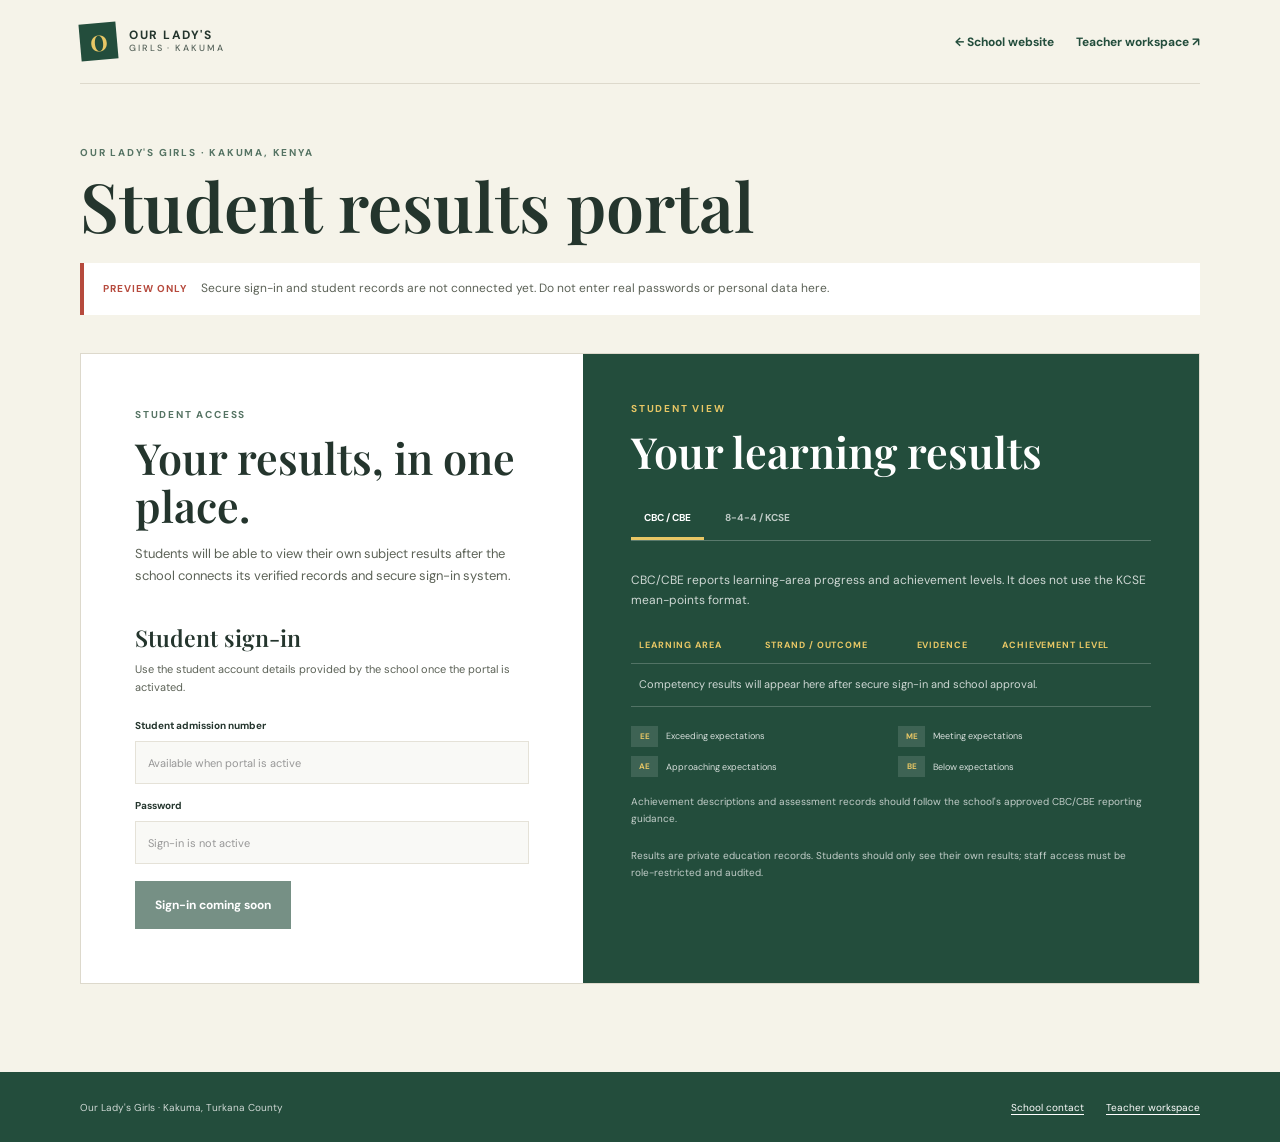
<file: portal.html>
<!doctype html>
<html lang="en">
<head>
  <meta charset="utf-8">
  <meta name="viewport" content="width=device-width, initial-scale=1">
  <meta name="theme-color" content="#f5f3e9">
  <meta name="description" content="Private student results portal preview for Our Lady's Girls in Kakuma.">
  <title>Student Portal | Our Lady's Girls</title>
  <link rel="preconnect" href="https://fonts.googleapis.com">
  <link rel="preconnect" href="https://fonts.gstatic.com" crossorigin>
  <link href="https://fonts.googleapis.com/css2?family=DM+Sans:wght@400;500;600;700&family=Playfair+Display:wght@600;700&display=swap" rel="stylesheet">
  <link rel="stylesheet" href="styles.css">
  <script src="portal.js" defer></script>
</head>
<body class="portal-page">
  <a class="skip-link" href="#main">Skip to content</a>
  <header class="portal-header">
    <a class="brand portal-brand" href="index.html" aria-label="Our Lady's Girls home">
      <span class="brand-mark" aria-hidden="true">O</span>
      <span class="brand-name">Our Lady's <small>Girls · Kakuma</small></span>
    </a>
    <nav class="portal-links" aria-label="School navigation">
      <a class="portal-back" href="index.html">← School website</a>
      <a class="portal-back" href="teacher-workspace/index.html">Teacher workspace ↗</a>
    </nav>
  </header>

  <main class="portal-main" id="main">
    <div class="portal-kicker">Our Lady's Girls · Kakuma, Kenya</div>
    <h1>Student results portal</h1>
    <div class="portal-notice" role="status">
      <strong>Preview only</strong>
      <span>Secure sign-in and student records are not connected yet. Do not enter real passwords or personal data here.</span>
    </div>

    <section class="portal-access" aria-labelledby="access-title">
      <div class="portal-access-copy">
        <p class="section-kicker">Student access</p>
        <h2 id="access-title">Your results, in one place.</h2>
        <p>Students will be able to view their own subject results after the school connects its verified records and secure sign-in system.</p>
        <div class="portal-login-panel">
          <h3>Student sign-in</h3>
          <p>Use the student account details provided by the school once the portal is activated.</p>
          <form class="portal-form" data-role="student">
            <label for="student-id">Student admission number</label>
            <input id="student-id" type="text" autocomplete="off" placeholder="Available when portal is active" disabled>
            <label for="student-password">Password</label>
            <input id="student-password" type="password" autocomplete="off" placeholder="Sign-in is not active" disabled>
            <button class="button button-dark" type="submit" disabled>Sign-in coming soon</button>
          </form>
        </div>
      </div>

      <aside class="results-preview" aria-labelledby="results-preview-title">
        <p class="section-kicker">Student view</p>
        <h2 id="results-preview-title">Your learning results</h2>
        <div class="results-format-tabs" role="tablist" aria-label="Choose curriculum results format">
          <button class="results-format-tab" id="cbc-results-tab" type="button" role="tab" aria-selected="true" aria-controls="cbc-results-panel">CBC / CBE</button>
          <button class="results-format-tab" id="844-results-tab" type="button" role="tab" aria-selected="false" aria-controls="844-results-panel">8-4-4 / KCSE</button>
        </div>
        <section class="results-format-panel" id="cbc-results-panel" role="tabpanel" aria-labelledby="cbc-results-tab">
          <p class="results-preview-copy">CBC/CBE reports learning-area progress and achievement levels. It does not use the KCSE mean-points format.</p>
          <div class="results-table-wrap">
            <table class="portal-results-table cbc-results-table">
              <caption class="visually-hidden">CBC/CBE results display: learning area, strand, assessment evidence, achievement level, and feedback.</caption>
              <thead><tr><th scope="col">Learning area</th><th scope="col">Strand / outcome</th><th scope="col">Evidence</th><th scope="col">Achievement level</th></tr></thead>
              <tbody><tr><td colspan="4">Competency results will appear here after secure sign-in and school approval.</td></tr></tbody>
            </table>
          </div>
          <ul class="achievement-key" aria-label="Achievement level key">
            <li><span>EE</span> Exceeding expectations</li>
            <li><span>ME</span> Meeting expectations</li>
            <li><span>AE</span> Approaching expectations</li>
            <li><span>BE</span> Below expectations</li>
          </ul>
          <p class="privacy-note">Achievement descriptions and assessment records should follow the school's approved CBC/CBE reporting guidance.</p>
        </section>
        <section class="results-format-panel" id="844-results-panel" role="tabpanel" aria-labelledby="844-results-tab" hidden>
          <p class="results-preview-copy">8-4-4 / KCSE reports subject marks, letter grades, and grade points.</p>
          <div class="results-table-wrap">
            <table class="portal-results-table">
              <caption class="visually-hidden">8-4-4 / KCSE subject results display: subject, marks, grade, and points.</caption>
              <thead><tr><th scope="col">Subject</th><th scope="col">Marks</th><th scope="col">Grade</th><th scope="col">Points</th></tr></thead>
              <tbody><tr><td colspan="4">Private subject results will appear here after secure sign-in and school approval.</td></tr></tbody>
            </table>
          </div>
          <div class="kcse-summary"><span>Mean grade</span><strong>Shown when official results are available</strong></div>
        </section>
        <p class="privacy-note">Results are private education records. Students should only see their own results; staff access must be role-restricted and audited.</p>
      </aside>
    </section>

  </main>

  <footer class="portal-footer">
    <span>Our Lady's Girls · Kakuma, Turkana County</span>
    <nav class="portal-links" aria-label="More school links">
      <a href="index.html#admissions">School contact</a>
      <a href="teacher-workspace/index.html">Teacher workspace</a>
    </nav>
  </footer>
</body>
</html>
</file>
<file: styles.css>
:root {
  --ink: #24352d;
  --muted: #5c6257;
  --paper: #f5f3e9;
  --white: #fff;
  --green: #234d3c;
  --lime: #e8c765;
  --coral: #b64a3d;
  --line: #ddd9cc;
  --serif: "Playfair Display", Georgia, serif;
  --sans: "DM Sans", "Segoe UI", sans-serif;
}

* { box-sizing: border-box; }
html { scroll-behavior: smooth; }
body { margin: 0; color: var(--ink); background: var(--paper); font-family: var(--sans); }
a { color: inherit; }
button { font: inherit; }
.skip-link { position: absolute; top: -50px; left: 16px; z-index: 20; padding: 12px 16px; background: var(--lime); color: var(--ink); }
.skip-link:focus { top: 12px; }
.topline { min-height: 36px; display: flex; align-items: center; justify-content: center; gap: 9px; padding: 7px 16px; background: var(--green); color: #fff; text-align: center; font-size: 11px; letter-spacing: .04em; }
.topline strong { color: var(--lime); font-weight: 700; }
.topline a { text-decoration-thickness: 1px; text-underline-offset: 3px; }
.site-header { position: absolute; z-index: 5; top: 36px; left: 0; width: 100%; color: #fff; }
.nav-wrap { width: min(1240px, calc(100% - 64px)); min-height: 88px; margin: auto; display: flex; align-items: center; justify-content: space-between; border-bottom: 1px solid rgb(255 255 255 / 30%); }
.brand { display: inline-flex; align-items: center; gap: 12px; color: #fff; text-decoration: none; }
.brand-mark { width: 37px; height: 37px; display: grid; place-items: center; background: var(--lime); color: var(--green); font-family: var(--serif); font-size: 22px; font-weight: 700; transform: rotate(-5deg); }
.brand-name { display: grid; gap: 2px; font-size: 12px; font-weight: 700; letter-spacing: .13em; line-height: 1.1; text-transform: uppercase; }
.brand-name small { font-size: 9px; font-weight: 500; letter-spacing: .21em; opacity: .8; }
.main-nav { display: flex; align-items: center; gap: clamp(18px, 3vw, 38px); }
.main-nav a { color: #fff; text-decoration: none; font-size: 12px; font-weight: 600; }
.main-nav a:hover { color: var(--lime); }
.main-nav .nav-cta { padding: 12px 18px; background: var(--lime); color: var(--ink); }
.menu-toggle { display: none; width: 44px; height: 44px; border: 1px solid rgb(255 255 255 / 65%); background: transparent; color: #fff; cursor: pointer; font-size: 21px; }

.hero { position: relative; min-height: 710px; height: min(850px, 100svh); display: flex; align-items: center; overflow: hidden; color: #fff; background: #315144; }
.hero::before { position: absolute; z-index: 1; inset: 0; content: ""; background: linear-gradient(90deg, rgb(13 36 28 / 80%) 0%, rgb(16 41 32 / 60%) 42%, rgb(20 44 35 / 18%) 100%); }
.hero-photo { position: absolute; inset: 0; width: 100%; height: 100%; object-fit: cover; object-position: center 48%; transform: scale(1.02); animation: arrive 1s ease-out both; }
.hero-photo-unavailable { display: none; }
.hero-inner { position: relative; z-index: 2; width: min(1240px, calc(100% - 64px)); margin: 54px auto 0; padding-bottom: 30px; animation: rise .8s .1s both; }
.eyebrow { display: flex; align-items: center; gap: 11px; margin: 0 0 24px; font-size: 11px; font-weight: 700; letter-spacing: .18em; text-transform: uppercase; }
.eyebrow::before { width: 30px; height: 2px; content: ""; background: var(--lime); }
h1 { max-width: 740px; margin: 0; font-family: var(--serif); font-size: clamp(56px, 8vw, 104px); font-weight: 600; letter-spacing: 0; line-height: .99; }
h1 span { color: var(--lime); }
.hero-headline { white-space: normal; }
.hero-headline[data-site-content] { white-space: pre-line; }
.hero-copy { max-width: 445px; margin: 25px 0 30px; color: rgb(255 255 255 / 88%); font-size: 16px; line-height: 1.7; }
.button-row { display: flex; flex-wrap: wrap; align-items: center; gap: 13px; }
.button { min-height: 48px; display: inline-flex; align-items: center; justify-content: center; gap: 12px; padding: 0 20px; border: 1px solid transparent; text-decoration: none; font-size: 12px; font-weight: 700; transition: transform .2s, background .2s; }
.button:hover { transform: translateY(-2px); }
.button-primary { background: var(--lime); color: var(--ink); }
.button-quiet { border-color: rgb(255 255 255 / 55%); color: #fff; }
.button-quiet:hover { background: rgb(255 255 255 / 12%); }
.hero-note { position: absolute; z-index: 2; right: 32px; bottom: 28px; display: flex; align-items: center; gap: 9px; color: #fff; font-size: 10px; letter-spacing: .05em; }
.hero-note a { text-underline-offset: 3px; }
.hero-note span { display: block; width: 25px; height: 1px; background: var(--lime); }

.quick-facts { position: relative; z-index: 2; width: min(1240px, calc(100% - 64px)); margin: -1px auto 0; display: grid; grid-template-columns: repeat(3, 1fr); background: var(--green); color: #fff; }
.fact { min-height: 108px; display: flex; align-items: center; gap: 16px; padding: 20px clamp(20px, 4vw, 48px); border-right: 1px solid rgb(255 255 255 / 17%); }
.fact:last-child { border-right: 0; }
.fact strong { color: var(--lime); font-family: var(--serif); font-size: 32px; font-weight: 600; }
.fact p { max-width: 150px; margin: 0; color: rgb(255 255 255 / 84%); font-size: 11px; line-height: 1.5; }

.school-data { background: #fff; }
.data-grid { display: grid; grid-template-columns: 1.4fr .8fr; gap: 24px; align-items: stretch; }
.results-panel, .population-panel { padding: clamp(22px, 4vw, 38px); background: #f5f3e9; }
.panel-heading { display: flex; align-items: baseline; justify-content: space-between; gap: 12px; margin-bottom: 21px; }
.panel-heading h3, .population-panel h3 { margin: 0; font-family: var(--serif); font-size: 26px; font-weight: 600; }
.panel-heading > span { color: var(--muted); font-size: 11px; }
.score-table-wrap { overflow-x: auto; }
.score-table { width: 100%; border-collapse: collapse; text-align: left; }
.score-table th, .score-table td { padding: 12px 9px; border-bottom: 1px solid var(--line); font-size: 13px; }
.score-table thead th { color: var(--muted); font-size: 10px; font-weight: 700; letter-spacing: .1em; text-transform: uppercase; }
.score-table tbody th { font-weight: 700; }
.score-bar { width: min(180px, 25vw); height: 8px; display: block; overflow: hidden; background: #deddd2; }
.score-bar span { width: var(--score); height: 100%; display: block; background: var(--green); }
.data-note, .source-note { margin: 18px 0 0; color: var(--muted); font-size: 11px; line-height: 1.65; }
.source-note a { color: var(--green); font-weight: 700; text-underline-offset: 3px; }
.population-panel { display: flex; flex-direction: column; align-items: start; justify-content: center; background: var(--green); color: #fff; }
.population-panel .section-kicker { color: var(--lime); }
.population-value { margin: 20px 0 12px; color: var(--lime); font-family: var(--serif); font-size: clamp(30px, 4vw, 44px); line-height: 1.1; }
.population-copy { margin: 0; color: rgb(255 255 255 / 82%); font-size: 12px; line-height: 1.7; }
.confirmation-tag { margin-top: 22px; padding: 7px 10px; border: 1px solid rgb(255 255 255 / 35%); color: #fff; font-size: 9px; font-weight: 700; letter-spacing: .1em; text-transform: uppercase; }
.visually-hidden { position: absolute; width: 1px; height: 1px; padding: 0; margin: -1px; overflow: hidden; clip: rect(0, 0, 0, 0); white-space: nowrap; border: 0; }

.section { padding: 108px 0; }
.section-inner { width: min(1120px, calc(100% - 64px)); margin: auto; }
.section-heading { display: flex; align-items: end; justify-content: space-between; gap: 30px; margin-bottom: 42px; }
.section-kicker { margin: 0 0 12px; color: #557363; font-size: 10px; font-weight: 700; letter-spacing: .18em; text-transform: uppercase; }
h2 { max-width: 660px; margin: 0; font-family: var(--serif); font-size: clamp(40px, 5vw, 62px); font-weight: 600; letter-spacing: 0; line-height: 1.07; }
.section-intro { max-width: 340px; margin: 0 0 4px; color: var(--muted); font-size: 14px; line-height: 1.7; }
.pathways { display: grid; grid-template-columns: .8fr 1.2fr; min-height: 365px; background: #e9eee5; }
.pathway-tabs { display: flex; flex-direction: column; padding: 21px 0 21px 24px; border-right: 1px solid #d2dbcf; }
.pathway-tab { position: relative; min-height: 78px; display: flex; align-items: center; justify-content: space-between; gap: 10px; padding: 15px 23px 15px 6px; border: 0; border-bottom: 1px solid #d2dbcf; background: transparent; color: #526359; text-align: left; cursor: pointer; }
.pathway-tab:last-child { border-bottom: 0; }
.pathway-tab span:first-child { font-family: var(--serif); font-size: 21px; }
.pathway-tab span:last-child { color: #728078; font-size: 18px; }
.pathway-tab[aria-selected="true"] { color: var(--ink); }
.pathway-tab[aria-selected="true"]::before { position: absolute; top: 0; bottom: 0; left: -24px; width: 4px; content: ""; background: var(--coral); }
.pathway-panel { display: flex; flex-direction: column; align-items: start; justify-content: center; padding: clamp(30px, 6vw, 70px); }
.pathway-panel .panel-number { margin-bottom: 14px; color: #708071; font-size: 10px; font-weight: 700; letter-spacing: .14em; }
.pathway-panel h3 { margin: 0 0 14px; font-family: var(--serif); font-size: 34px; font-weight: 600; }
.pathway-panel p { max-width: 440px; margin: 0 0 23px; color: #4d5d53; font-size: 14px; line-height: 1.75; }
.text-link { display: inline-flex; align-items: center; gap: 9px; color: var(--green); font-size: 12px; font-weight: 700; text-decoration: none; }
.text-link span { color: var(--coral); font-size: 18px; transition: transform .2s; }
.text-link:hover span { transform: translateX(4px); }

.photo-gallery { background: #fff; }
.gallery-grid { display: grid; grid-template-columns: repeat(auto-fit, minmax(min(100%, 260px), 1fr)); gap: 16px; }
.gallery-card { width: 100%; max-width: 760px; min-width: 0; margin: 0 auto; background: #f5f3e9; }
.gallery-card img { width: 100%; aspect-ratio: 16 / 9; display: block; object-fit: cover; }
.gallery-card figcaption { display: grid; gap: 5px; padding: 14px 15px 16px; font-family: var(--serif); font-size: 16px; font-weight: 600; }
.gallery-card figcaption span { color: var(--muted); font-family: var(--sans); font-size: 9px; font-weight: 500; letter-spacing: .08em; text-transform: uppercase; }

.equipment-section { background: #edf1e9; }
.inventory-table-wrap { overflow-x: auto; border: 1px solid #cdd6cc; }
.inventory-table { width: 100%; min-width: 700px; border-collapse: collapse; text-align: left; }
.inventory-table th, .inventory-table td { padding: 14px 13px; border-bottom: 1px solid #cdd6cc; font-size: 11px; }
.inventory-table thead th { background: #e5eadf; color: var(--muted); font-size: 9px; font-weight: 700; letter-spacing: .08em; text-transform: uppercase; }
.inventory-table tbody th { font-weight: 600; }
.inventory-table tbody tr:last-child th, .inventory-table tbody tr:last-child td { border-bottom: 0; }
.inventory-table td { color: var(--muted); }
.equipment-status { color: #785438; font-size: 9px; font-weight: 700; letter-spacing: .07em; text-transform: uppercase; white-space: nowrap; }
.equipment-footnote { max-width: 760px; margin: 20px 0 0; color: var(--muted); font-size: 11px; line-height: 1.7; }

.community { background: #fff; }
.community-grid { display: grid; grid-template-columns: 1.05fr .95fr; gap: clamp(40px, 8vw, 100px); align-items: center; }
.community-photo { position: relative; min-height: 440px; display: flex; align-items: end; padding: 34px; overflow: hidden; background: #e8e2d3; }
.community-photo::before { position: absolute; top: -80px; right: -60px; width: 330px; height: 330px; border: 1px solid rgb(35 77 60 / 26%); border-radius: 50%; content: ""; box-shadow: 0 0 0 34px rgb(35 77 60 / 0%), 0 0 0 35px rgb(35 77 60 / 17%), 0 0 0 70px rgb(35 77 60 / 0%), 0 0 0 71px rgb(35 77 60 / 12%); }
.community-photo p { position: relative; max-width: 300px; margin: 0; color: var(--green); font-family: var(--serif); font-size: 38px; line-height: 1.15; }
.community-copy h2 { margin-bottom: 20px; font-size: clamp(40px, 4.8vw, 58px); }
.community-copy > p:not(.section-kicker) { margin: 0 0 26px; color: var(--muted); font-size: 14px; line-height: 1.8; }
.community-points { display: grid; grid-template-columns: 1fr 1fr; gap: 18px; margin: 29px 0 32px; }
.community-point { padding-top: 13px; border-top: 1px solid var(--line); }
.community-point strong { display: block; margin-bottom: 5px; font-family: var(--serif); font-size: 17px; font-weight: 600; }
.community-point span { color: var(--muted); font-size: 11px; line-height: 1.5; }

.events { background: #edf1e9; }
.events .section-heading { margin-bottom: 32px; }
.event-list { border-top: 1px solid #cdd6cc; }
.event { display: grid; grid-template-columns: 90px 1fr auto; align-items: center; gap: 25px; padding: 23px 4px; border-bottom: 1px solid #cdd6cc; }
.event-date { display: grid; justify-items: center; gap: 1px; color: var(--green); }
.event-date strong { font-family: var(--serif); font-size: 30px; font-weight: 600; line-height: 1; }
.event-date span { font-size: 9px; font-weight: 700; letter-spacing: .12em; text-transform: uppercase; }
.event-info small { color: #698074; font-size: 9px; font-weight: 700; letter-spacing: .13em; text-transform: uppercase; }
.event-info h3 { margin: 5px 0 4px; font-family: var(--serif); font-size: 23px; font-weight: 600; }
.event-info p { margin: 0; color: var(--muted); font-size: 11px; }
.event-arrow { width: 38px; height: 38px; display: grid; place-items: center; border: 1px solid #becbbf; color: var(--green); font-size: 17px; text-decoration: none; transition: background .2s; }
.event-arrow:hover { background: var(--lime); }
.calendar-section { background: #fff; }
.calendar-list { border-top: 1px solid var(--line); }
.calendar-row { display: grid; grid-template-columns: 190px 1fr auto; align-items: center; gap: 20px; padding: 20px 4px; border-bottom: 1px solid var(--line); }
.calendar-kind { color: #557363; font-size: 10px; font-weight: 700; letter-spacing: .1em; text-transform: uppercase; }
.calendar-row strong { font-family: var(--serif); font-size: 19px; font-weight: 600; }
.calendar-status { color: var(--muted); font-size: 9px; font-weight: 700; letter-spacing: .08em; text-transform: uppercase; }

.admissions { position: relative; overflow: hidden; background: var(--coral); color: var(--ink); }
.admissions::after { position: absolute; right: -70px; bottom: -150px; width: 400px; height: 400px; border: 1px solid rgb(23 44 38 / 18%); border-radius: 50%; content: ""; box-shadow: 0 0 0 38px rgb(242 120 92 / 0%), 0 0 0 39px rgb(23 44 38 / 14%), 0 0 0 78px rgb(242 120 92 / 0%), 0 0 0 79px rgb(23 44 38 / 11%); }
.admissions-inner { position: relative; z-index: 1; width: min(1120px, calc(100% - 64px)); margin: auto; display: flex; align-items: center; justify-content: space-between; gap: 35px; }
.admissions h2 { max-width: 620px; font-size: clamp(42px, 6vw, 72px); }
.admissions p { max-width: 485px; margin: 16px 0 0; color: #402c27; font-size: 14px; line-height: 1.7; }
.admissions-inner .text-link { margin-top: 17px; color: var(--ink); }
.button-dark { flex: 0 0 auto; background: var(--green); color: #fff; }
.button-dark:hover { background: #123126; }

footer { padding: 34px 0; background: var(--green); color: #fff; }
.footer-inner { width: min(1240px, calc(100% - 64px)); margin: auto; display: flex; align-items: center; justify-content: space-between; gap: 25px; }
.footer-inner .brand-mark { width: 31px; height: 31px; font-size: 18px; }
.footer-inner .brand-name { font-size: 10px; }
.footer-inner .brand-name small { font-size: 8px; }
.footer-meta { display: flex; gap: 23px; color: rgb(255 255 255 / 78%); font-size: 10px; }
.footer-meta a { text-decoration: none; }
.footer-meta a:hover { color: var(--lime); }
.copyright { color: rgb(255 255 255 / 62%); font-size: 9px; }

.portal-page { min-height: 100vh; background: var(--paper); }
.portal-header { width: min(1120px, calc(100% - 64px)); min-height: 84px; margin: auto; display: flex; align-items: center; justify-content: space-between; border-bottom: 1px solid var(--line); }
.portal-brand { color: var(--ink); }
.portal-brand .brand-mark { background: var(--green); color: var(--lime); }
.portal-brand .brand-name small { opacity: .75; }
.portal-links { display: flex; align-items: center; gap: 22px; }
.portal-back { color: var(--green); font-size: 12px; font-weight: 700; text-decoration: none; }
.portal-back:hover { text-decoration: underline; text-underline-offset: 4px; }
.portal-main { width: min(1120px, calc(100% - 64px)); margin: 0 auto; padding: 62px 0 88px; }
.portal-kicker { margin: 0 0 12px; color: #557363; font-size: 10px; font-weight: 700; letter-spacing: .18em; text-transform: uppercase; }
.portal-main > h1 { max-width: none; font-size: clamp(42px, 6vw, 68px); }
.portal-notice { display: flex; align-items: center; gap: 14px; margin: 25px 0 38px; padding: 16px 19px; border-left: 4px solid var(--coral); background: #fff; color: var(--muted); font-size: 12px; line-height: 1.6; }
.portal-notice strong { flex: 0 0 auto; color: var(--coral); font-size: 10px; letter-spacing: .1em; text-transform: uppercase; }
.portal-access { display: grid; grid-template-columns: 1.05fr .95fr; border: 1px solid var(--line); background: #fff; }
.portal-access-copy { padding: clamp(25px, 5vw, 54px); }
.portal-access-copy h2, .results-preview h2, .portal-admin h2 { margin: 0 0 14px; font-family: var(--serif); font-size: clamp(32px, 4vw, 43px); font-weight: 600; line-height: 1.12; }
.portal-access-copy > p:not(.section-kicker) { max-width: 480px; color: var(--muted); font-size: 13px; line-height: 1.7; }
.portal-login-panel { padding-top: 22px; }
.portal-login-panel h3 { margin: 0 0 8px; font-family: var(--serif); font-size: 23px; font-weight: 600; }
.portal-login-panel > p { margin: 0 0 17px; color: var(--muted); font-size: 11px; line-height: 1.6; }
.portal-form { display: grid; grid-template-columns: 1fr; gap: 9px; }
.portal-form label { margin-top: 6px; color: var(--ink); font-size: 10px; font-weight: 700; }
.portal-form input { width: 100%; min-height: 43px; padding: 0 12px; border: 1px solid var(--line); background: #f7f7f3; color: var(--muted); font: inherit; font-size: 11px; }
.portal-form input:disabled { cursor: not-allowed; opacity: .75; }
.portal-form .button { justify-self: start; margin-top: 8px; border: 0; }
.portal-form .button:disabled, .admin-action .button:disabled { cursor: not-allowed; opacity: .62; transform: none; }
.results-preview { padding: clamp(25px, 5vw, 48px); background: var(--green); color: #fff; }
.results-preview .section-kicker { color: var(--lime); }
.results-preview h2 { color: #fff; }
.results-preview-copy { color: rgb(255 255 255 / 78%); font-size: 12px; line-height: 1.7; }
.results-format-tabs { display: flex; gap: 8px; margin-top: 23px; border-bottom: 1px solid rgb(255 255 255 / 25%); }
.results-format-tab { min-height: 42px; padding: 0 13px; border: 0; border-bottom: 3px solid transparent; background: transparent; color: rgb(255 255 255 / 70%); cursor: pointer; font-size: 10px; font-weight: 700; }
.results-format-tab[aria-selected="true"] { border-bottom-color: var(--lime); color: #fff; }
.results-format-panel { padding-top: 17px; }
.results-table-wrap { margin-top: 25px; overflow-x: auto; }
.results-format-panel .results-table-wrap { margin-top: 17px; }
.portal-results-table { width: 100%; border-collapse: collapse; text-align: left; }
.portal-results-table th, .portal-results-table td { padding: 12px 8px; border-bottom: 1px solid rgb(255 255 255 / 21%); font-size: 11px; }
.portal-results-table th { color: var(--lime); font-size: 9px; letter-spacing: .1em; text-transform: uppercase; }
.portal-results-table td { color: rgb(255 255 255 / 78%); line-height: 1.6; }
.cbc-results-table { min-width: 520px; }
.achievement-key { display: grid; grid-template-columns: 1fr 1fr; gap: 9px 14px; margin: 19px 0 0; padding: 0; list-style: none; }
.achievement-key li { display: flex; align-items: center; gap: 8px; color: rgb(255 255 255 / 82%); font-size: 9px; line-height: 1.4; }
.achievement-key li span { min-width: 27px; padding: 5px 4px; background: rgb(255 255 255 / 12%); color: var(--lime); text-align: center; font-size: 8px; font-weight: 700; }
.results-format-panel .privacy-note { margin-top: 16px; }
.kcse-summary { display: flex; align-items: center; justify-content: space-between; gap: 12px; margin-top: 18px; padding-top: 13px; border-top: 1px solid rgb(255 255 255 / 21%); }
.kcse-summary span { color: var(--lime); font-size: 9px; font-weight: 700; letter-spacing: .1em; text-transform: uppercase; }
.kcse-summary strong { color: rgb(255 255 255 / 78%); font-size: 10px; font-weight: 500; text-align: right; }
.privacy-note { margin: 20px 0 0; color: rgb(255 255 255 / 72%); font-size: 10px; line-height: 1.7; }
.portal-footer { min-height: 70px; display: flex; align-items: center; justify-content: space-between; gap: 20px; padding: 18px max(32px, calc((100% - 1120px) / 2)); background: var(--green); color: rgb(255 255 255 / 78%); font-size: 10px; }
.portal-footer a { color: #fff; text-decoration-thickness: 1px; text-underline-offset: 3px; }
.portal-links form { margin: 0; }
.portal-logout { padding: 0; border: 0; background: transparent; color: var(--green); cursor: pointer; font: inherit; font-size: 12px; font-weight: 700; }
.portal-logout:hover { text-decoration: underline; text-underline-offset: 4px; }
.portal-login-card, .portal-record-card { margin-top: 24px; padding: clamp(23px, 4vw, 40px); border: 1px solid var(--line); background: #fff; }
.portal-login-card { max-width: 680px; }
.portal-login-card h2, .portal-record-heading h2 { margin: 0 0 12px; font-family: var(--serif); font-size: clamp(30px, 4vw, 42px); font-weight: 600; line-height: 1.12; }
.portal-login-card > p:not(.section-kicker), .portal-section-intro, .portal-private-help { color: var(--muted); font-size: 12px; line-height: 1.7; }
.portal-login-form { display: grid; max-width: 460px; gap: 9px; margin-top: 23px; }
.portal-login-form label { margin-top: 5px; font-size: 10px; font-weight: 700; }
.portal-login-form input { min-height: 44px; padding: 0 12px; border: 1px solid var(--line); background: #fbfbf8; color: var(--ink); font: inherit; font-size: 12px; }
.portal-login-form input:focus { outline: 2px solid var(--green); outline-offset: 1px; }
.portal-login-form .button { justify-self: start; margin-top: 9px; }
.portal-auth-message { margin: 16px 0; padding: 13px 16px; border-left: 4px solid var(--coral); background: #fff; color: #8f3a30; font-size: 12px; }
.portal-admission { margin: 11px 0 0; color: var(--muted); font-size: 12px; }
.portal-record-card { margin-top: 20px; }
.portal-record-heading { display: flex; align-items: end; justify-content: space-between; gap: 20px; margin-bottom: 16px; }
.portal-record-heading .section-kicker { margin-bottom: 8px; }
.portal-record-heading h2 { margin: 0; }
.portal-balance { display: grid; gap: 4px; margin: 0; color: var(--muted); font-size: 9px; font-weight: 700; letter-spacing: .08em; text-transform: uppercase; }
.portal-balance strong { color: var(--green); font-family: var(--serif); font-size: 24px; letter-spacing: 0; }
.portal-section-intro { margin: 0 0 17px; }
.portal-table-wrap { overflow-x: auto; }
.portal-private-table { width: 100%; min-width: 570px; border-collapse: collapse; text-align: left; }
.portal-private-table th, .portal-private-table td { padding: 13px 10px; border-bottom: 1px solid var(--line); font-size: 11px; vertical-align: top; }
.portal-private-table th { color: #557363; font-size: 9px; letter-spacing: .08em; text-transform: uppercase; }
.portal-private-table td { line-height: 1.6; }
.portal-empty { margin: 0; padding: 14px 16px; background: #f5f3e9; color: var(--muted); font-size: 11px; line-height: 1.65; }
.portal-private-help { margin: 17px 0 0; font-size: 10px; }

.admissions-page { min-height: 100vh; background: var(--paper); }
.admissions-page .portal-header, .admissions-main { width: min(1120px, calc(100% - 64px)); margin: 0 auto; }
.admissions-main { padding: 62px 0 90px; }
.admissions-main > h1 { max-width: 850px; font-size: clamp(46px, 7vw, 82px); }
.admissions-lead { max-width: 660px; margin: 20px 0 0; color: var(--muted); font-size: 15px; line-height: 1.8; }
.admissions-notice { display: flex; align-items: center; gap: 14px; margin: 28px 0 62px; padding: 16px 19px; border-left: 4px solid var(--coral); background: #fff; color: var(--muted); font-size: 12px; line-height: 1.65; }
.admissions-notice strong { flex: 0 0 auto; color: var(--coral); font-size: 10px; letter-spacing: .1em; text-transform: uppercase; }
.admissions-section-heading { margin-bottom: 25px; }
.admissions-section-heading h2, .admissions-contact h2 { margin: 0; font-family: var(--serif); font-size: clamp(36px, 5vw, 54px); font-weight: 600; line-height: 1.1; }
.step-list { margin: 0; padding: 0; border-top: 1px solid var(--line); list-style: none; }
.step-list li { display: grid; grid-template-columns: 70px 1fr; gap: 20px; padding: 22px 4px; border-bottom: 1px solid var(--line); }
.step-list li > span { color: var(--coral); font-family: var(--serif); font-size: 25px; }
.step-list h3 { margin: 0 0 6px; font-family: var(--serif); font-size: 22px; font-weight: 600; }
.step-list p { max-width: 700px; margin: 0; color: var(--muted); font-size: 12px; line-height: 1.7; }
.admissions-contact { display: flex; align-items: center; justify-content: space-between; gap: 35px; margin-top: 75px; padding: clamp(25px, 5vw, 48px); background: var(--green); color: #fff; }
.admissions-contact .section-kicker { color: var(--lime); }
.admissions-contact h2 { max-width: 600px; }
.admissions-contact p { margin: 12px 0 0; color: rgb(255 255 255 / 86%); font-size: 12px; line-height: 1.6; }
.admissions-contact .contact-note { max-width: 600px; margin-top: 20px; color: rgb(255 255 255 / 70%); font-size: 10px; }
.admissions-contact .button { flex: 0 0 auto; }

@keyframes rise { from { opacity: 0; transform: translateY(16px); } to { opacity: 1; transform: translateY(0); } }
@keyframes arrive { from { transform: scale(1.07); } to { transform: scale(1.02); } }
@media (prefers-reduced-motion: reduce) { *, *::before, *::after { scroll-behavior: auto !important; animation-duration: .01ms !important; animation-iteration-count: 1 !important; transition-duration: .01ms !important; } }
@media (min-width: 761px) and (max-width: 1100px) {
  .menu-toggle { display: grid; place-items: center; }
  .main-nav { position: absolute; top: 88px; left: 24px; right: 24px; display: none; align-items: stretch; gap: 0; padding: 9px 20px 18px; background: var(--green); }
  .main-nav.open { display: flex; flex-direction: column; }
  .main-nav a { padding: 13px 4px; border-bottom: 1px solid rgb(255 255 255 / 15%); }
  .main-nav .nav-cta { margin-top: 10px; padding: 13px 15px; border: 0; text-align: center; }
}
@media (max-width: 760px) {
  .topline { font-size: 10px; }
  .nav-wrap, .hero-inner, .quick-facts, .section-inner, .admissions-inner, .footer-inner { width: calc(100% - 40px); }
  .nav-wrap { min-height: 72px; }
  .site-header { top: 36px; }
  .menu-toggle { display: grid; place-items: center; }
  .main-nav { position: absolute; top: 71px; left: 0; right: 0; display: none; align-items: stretch; gap: 0; padding: 9px 20px 18px; background: var(--green); }
  .main-nav.open { display: flex; flex-direction: column; }
  .main-nav a { padding: 14px 4px; border-bottom: 1px solid rgb(255 255 255 / 15%); }
  .main-nav .nav-cta { margin-top: 12px; padding: 13px 15px; border: 0; text-align: center; }
  .hero { min-height: 700px; height: 89svh; max-height: 850px; }
  .hero-photo { object-position: 54% center; }
  .hero-inner { margin-top: 48px; }
  .hero-note { right: auto; bottom: 23px; left: 20px; font-size: 9px; }
  .quick-facts { grid-template-columns: 1fr; }
  .fact { min-height: 79px; padding: 13px 22px; border-right: 0; border-bottom: 1px solid rgb(255 255 255 / 17%); }
  .fact:last-child { border-bottom: 0; }
  .fact strong { min-width: 58px; font-size: 27px; }
  .data-grid { grid-template-columns: 1fr; gap: 14px; }
  .score-table th, .score-table td { padding: 11px 6px; }
  .score-bar { width: min(130px, 25vw); }
  .gallery-grid { gap: 12px; }
  .gallery-card figcaption { padding: 12px; font-size: 14px; }
  .calendar-row { grid-template-columns: 1fr; gap: 7px; padding: 17px 2px; }
  .calendar-row strong { font-size: 17px; }
  .portal-header, .portal-main { width: calc(100% - 40px); }
  .portal-header { min-height: 72px; }
  .portal-back { font-size: 10px; }
  .portal-main { padding: 45px 0 62px; }
  .portal-record-heading { align-items: start; flex-direction: column; }
  .portal-private-table { min-width: 550px; }
  .portal-notice { align-items: start; flex-direction: column; gap: 5px; margin-bottom: 25px; }
  .portal-links { flex-wrap: wrap; justify-content: end; gap: 12px; }
  .portal-access { grid-template-columns: 1fr; }
  .achievement-key { grid-template-columns: 1fr; }
  .kcse-summary { align-items: start; flex-direction: column; }
  .kcse-summary strong { text-align: left; }
  .portal-footer { align-items: start; flex-direction: column; padding: 22px 20px; }
  .admissions-page .portal-header, .admissions-main { width: calc(100% - 40px); }
  .admissions-main { padding: 45px 0 62px; }
  .admissions-notice { align-items: start; flex-direction: column; gap: 5px; margin-bottom: 42px; }
  .admissions-contact { align-items: start; flex-direction: column; margin-top: 52px; }
  .section { padding: 77px 0; }
  .section-heading { align-items: start; flex-direction: column; gap: 17px; margin-bottom: 29px; }
  .section-intro { max-width: 490px; }
  .pathways { grid-template-columns: 1fr; }
  .pathway-tabs { display: grid; grid-template-columns: repeat(3, 1fr); padding: 0 12px; border-right: 0; border-bottom: 1px solid #d2dbcf; }
  .pathway-tab { min-height: 63px; justify-content: center; padding: 12px 6px; border-right: 1px solid #d2dbcf; border-bottom: 0; text-align: center; }
  .pathway-tab:last-child { border-right: 0; }
  .pathway-tab span:first-child { font-size: 15px; }
  .pathway-tab span:last-child { display: none; }
  .pathway-tab[aria-selected="true"]::before { top: auto; right: 8px; bottom: 0; left: 8px; width: auto; height: 3px; }
  .pathway-panel { min-height: 270px; padding: 29px 25px 34px; }
  .community-grid { grid-template-columns: 1fr; gap: 39px; }
  .community-photo { min-height: 300px; margin-right: 12px; }
  .community-photo p { font-size: 32px; }
  .photo-caption { right: -12px; }
  .event { grid-template-columns: 58px 1fr 34px; gap: 13px; padding: 18px 0; }
  .event-date strong { font-size: 26px; }
  .event-info h3 { font-size: 19px; }
  .event-info p { font-size: 10px; line-height: 1.5; }
  .event-arrow { width: 32px; height: 32px; }
  .admissions-inner { align-items: start; flex-direction: column; padding: 76px 0; }
  .admissions-inner > div { position: relative; z-index: 1; }
  .footer-inner { align-items: start; flex-direction: column; }
  .footer-meta { flex-wrap: wrap; gap: 12px 20px; }
}
@media (max-width: 390px) {
  .brand-name { font-size: 10px; }
  .hero-copy { font-size: 14px; }
  .button { padding: 0 15px; }
  .community-points { gap: 12px; }
}
</file>
